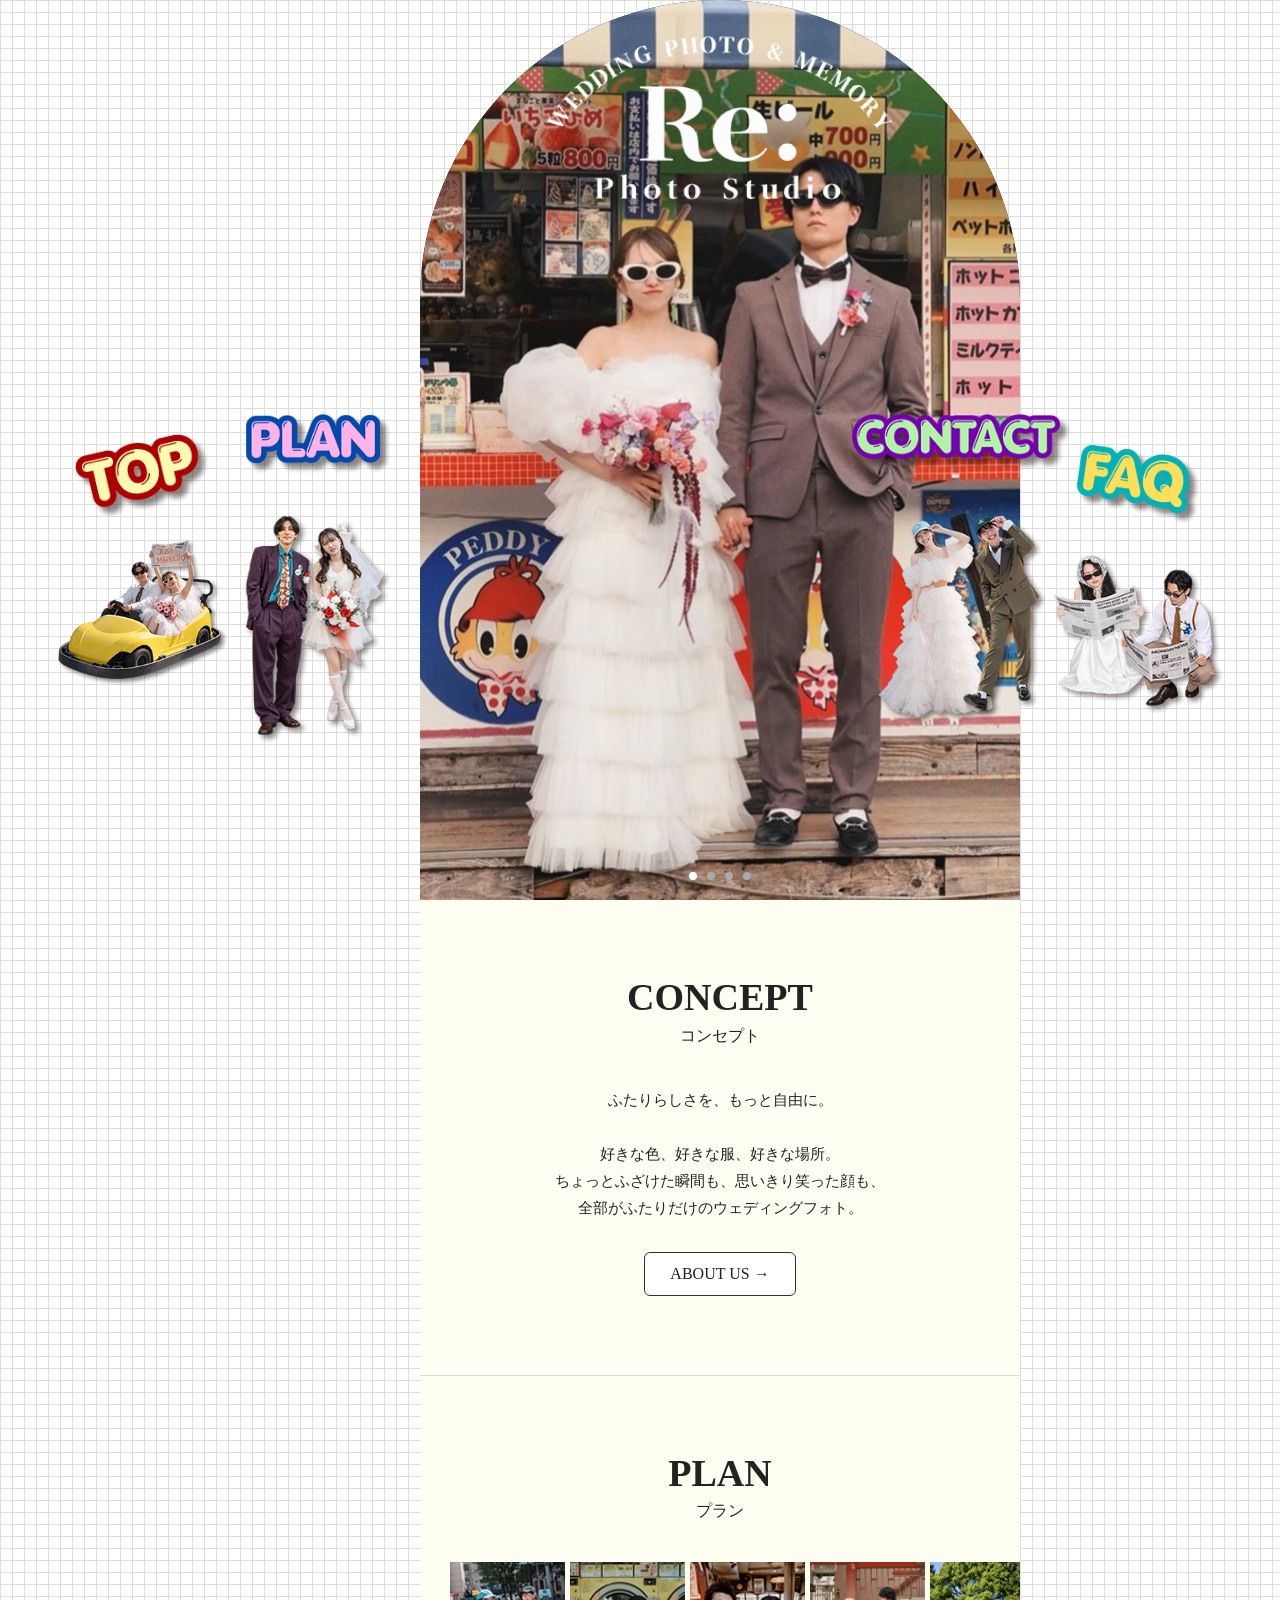
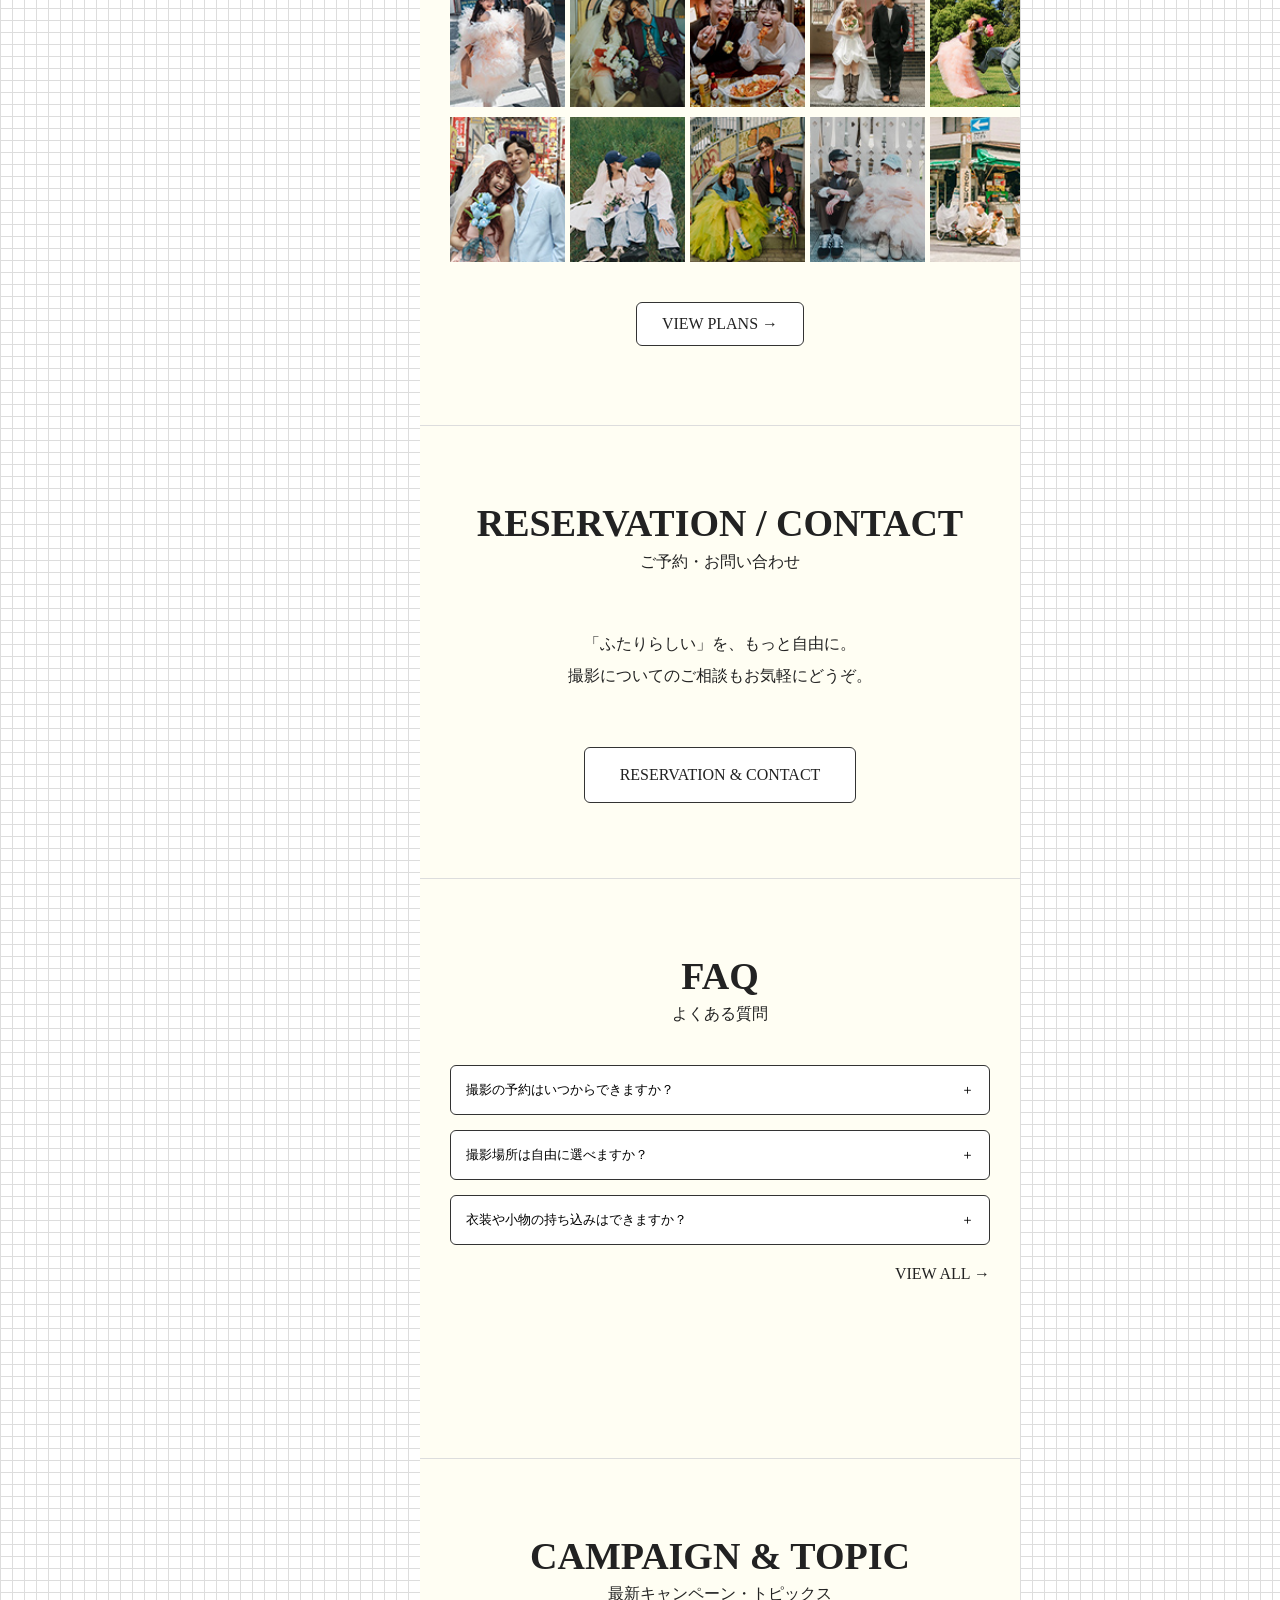
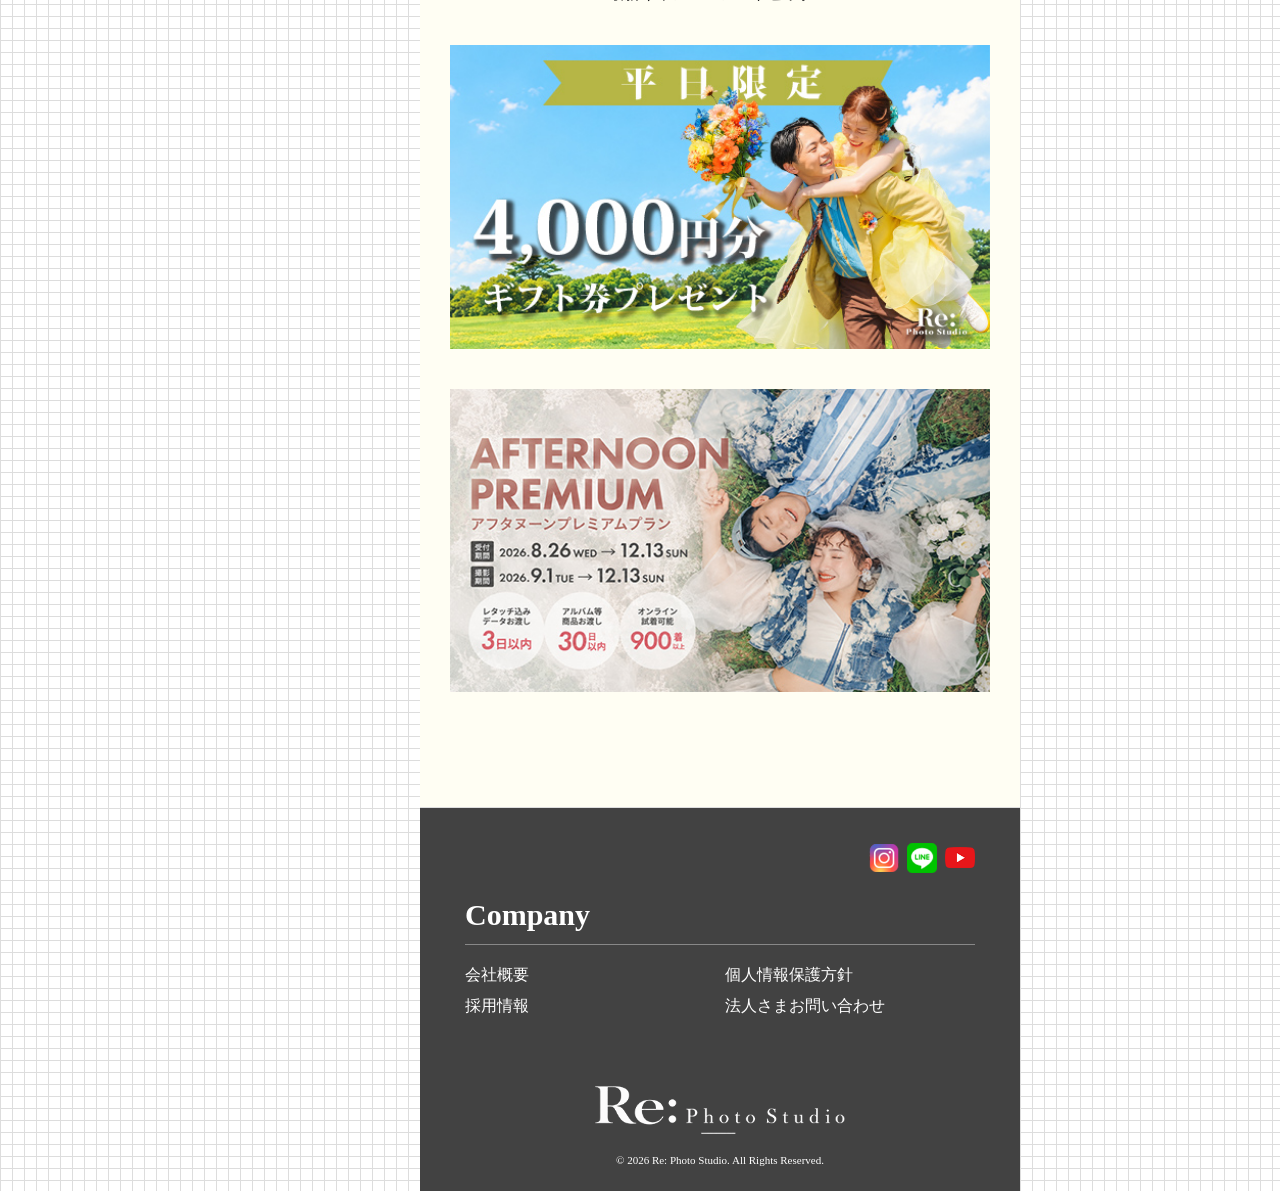
<file: Rephotostudio/index.html>
<!DOCTYPE html>
<html lang="ja">
 <head>
  <meta charset="UTF-8">
  <meta name="viewport" content="width=device-width, initial-scale=1.0">
  <title>Re: Photo Studio | Wedding Photo</title>
  <script src="./js/main.js" defer></script>
  <link rel="stylesheet" href="./style.css">
</head>


<body id="top">
<!-- スマホ用ヘッダー -->
  <header class="sp-header" id="spHeader">
    <a href="index.html" class="sp-logo">
      <img src="./img/TOPPAGE-assets/footer‐logo.png" alt="">
    </a>
  
    <button class="sp-menu-btn" id="spMenuBtn"
            aria-label="メニューを開く"
            aria-expanded="false">
      ☰
    </button>

    <nav class="sp-nav" id="spNav">
      <a href="index.html">TOP</a>
      <a href="plan.html">PLAN</a>
      <a href="faq.html">FAQ</a>
      <a href="reservation.html">RESERVATION</a>
    </nav>
  </header>

     <!-- ========================= 3カラム全体 ========================== -->
  <div class="wrapper">

     <!-- ========================= 左メニュー ========================== -->
    <div class="left-menu">

        <!-- TOP -->
        <a href="index.html" class="menu-item menu-top">
  
          <img
            src="./img/TOPPAGE-assets/TOP.png"
            alt=""
            class="menu-person"
          >
  
          <img
            src="./img/TOPPAGE-assets/TOP-text.png"
            alt="TOP"
            class="menu-title"
          >
  
        </a>
  
  
        <!-- PLAN -->
        <a href="plan.html" class="menu-item menu-plan">
  
          <img
            src="./img/TOPPAGE-assets/PLAN.png"
            alt=""
            class="menu-person"
          >
  
          <img
            src="./img/TOPPAGE-assets/PLAN-text.png"
            alt="PLAN"
            class="menu-title"
          >
  
        </a>
    </div>

        <!-- =========================真ん中========================== -->

        <main class="main arch-page">


        <!-- ロゴ -->
        <header class="header">
  
          <a href="index.html">
            <img
              src="./img/TOPPAGE-assets/TOPlogo.png"
              alt="Re: Photo Studio"
              class="logo"
            >
          </a>
  
        </header>

  <!-- =========================メインビジュアル========================== -->

<section class="main-visual">

    <!-- 1枚目 -->
    <div class="slide active">
      <img src="./img/TOPPAGE-assets/main01-bw.png" alt="" class="photo-bw">
      <img src="./img/TOPPAGE-assets/main01-color.png" alt="" class="photo-color">
    </div>
  
    <!-- 2枚目 -->
    <div class="slide">
      <img src="./img/TOPPAGE-assets/main02-bw.png" alt="" class="photo-bw">
      <img src="./img/TOPPAGE-assets/main02-color.png" alt="" class="photo-color">
    </div>
  
    <!-- 3枚目 -->
    <div class="slide">
      <img src="./img/TOPPAGE-assets/main03-bw.png" alt="" class="photo-bw">
      <img src="./img/TOPPAGE-assets/main03-color.png" alt="" class="photo-color">
    </div>
  
    <!-- 4枚目 -->
    <div class="slide">
      <img src="./img/TOPPAGE-assets/main04-bw.png" alt="" class="photo-bw">
      <img src="./img/TOPPAGE-assets/main04-color.png" alt="" class="photo-color">
    </div>
  
    <!-- フラッシュ -->
    <div class="flash"></div>
  
    <!-- 下の丸 -->
    <div class="dots">
      <span></span>
      <span></span>
      <span></span>
      <span></span>
    </div>
  
</section>

<!-- =========================CONCEPT========================== -->

      <section class="concept">

        <h2>CONCEPT</h2>
        <p class="sub-title">コンセプト</p>

        <p>
          ふたりらしさを、もっと自由に。<br><br>

          好きな色、好きな服、好きな場所。<br>
          ちょっとふざけた瞬間も、思いきり笑った顔も、<br>
          全部がふたりだけのウェディングフォト。
        </p>

        <a href="concept.html" class="more-button">
          ABOUT US →
        </a>

      </section>

      <!-- =========================PLAN========================== -->

<section class="plan">

    <h2>PLAN</h2>
    <p class="sub-title">プラン</p>
  
  
    <!-- 上段：5枚 -->
    <div class="photo-slide slide-left">
  
      <img src="./img/TOPPAGE-assets/scroll1.jpg" alt="">
      <img src="./img/TOPPAGE-assets/scroll2.jpg" alt="">
      <img src="./img/TOPPAGE-assets/scroll3.jpg" alt="">
      <img src="./img/TOPPAGE-assets/scroll4.jpg" alt="">
      <img src="./img/TOPPAGE-assets/scroll5.jpg" alt="">
  

      <img src="./img/TOPPAGE-assets/scroll1.jpg" alt="">
      <img src="./img/TOPPAGE-assets/scroll2.jpg" alt="">
      <img src="./img/TOPPAGE-assets/scroll3.jpg" alt="">
      <img src="./img/TOPPAGE-assets/scroll4.jpg" alt="">
      <img src="./img/TOPPAGE-assets/scroll5.jpg" alt="">
  
    </div>
  
    
    <!-- 下段：5枚 -->
    <div class="photo-slide slide-right">
  
      <img src="./img/TOPPAGE-assets/scroll6.jpg" alt="">
      <img src="./img/TOPPAGE-assets/scroll7.jpg" alt="">
      <img src="./img/TOPPAGE-assets/scroll8.jpg" alt="">
      <img src="./img/TOPPAGE-assets/scroll9.jpg" alt="">
      <img src="./img/TOPPAGE-assets/scroll10.jpg" alt="">

      <img src="./img/TOPPAGE-assets/scroll6.jpg" alt="">
      <img src="./img/TOPPAGE-assets/scroll7.jpg" alt="">
      <img src="./img/TOPPAGE-assets/scroll8.jpg" alt="">
      <img src="./img/TOPPAGE-assets/scroll9.jpg" alt="">
      <img src="./img/TOPPAGE-assets/scroll10.jpg" alt="">
  
    </div>
  
  
    <a href="plan.html" class="more-button">
      VIEW PLANS →
    </a>
  
</section>

<!-- =========================RESERVATION / CONTACT========================== -->

      <section class="reservation">

        <h2>RESERVATION / CONTACT</h2>
        <p class="sub-title">ご予約・お問い合わせ</p>

        <p>
          「ふたりらしい」を、もっと自由に。<br>
          撮影についてのご相談もお気軽にどうぞ。
        </p>

        <a href="reservation.html" class="reservation-button">
          RESERVATION & CONTACT
        </a>

      </section>

      <!-- =========================FAQ========================== -->

<section class="faq">

    <h2>FAQ</h2>
    <p class="sub-title">よくある質問</p>
  
  
    <div class="faq-item">
  
      <button class="faq-question" type="button">
        <span>撮影の予約はいつからできますか？</span>
        <span class="faq-plus">＋</span>
      </button>
  
      <div class="faq-answer">
        <p>
          撮影希望日の3ヶ月前からご予約いただけます。<br>
          人気のシーズンは早めのご予約がおすすめです。
        </p>
      </div>
  
    </div>
  
  
    <div class="faq-item">
  
      <button class="faq-question" type="button">
        <span>撮影場所は自由に選べますか？</span>
        <span class="faq-plus">＋</span>
      </button>
  
      <div class="faq-answer">
        <p>
          はい！レトロな街並みや遊園地、
          思い出の場所など自由にお選びいただけます。
        </p>
      </div>
  
    </div>
  
  
    <div class="faq-item">
  
      <button class="faq-question" type="button">
        <span>衣装や小物の持ち込みはできますか？</span>
        <span class="faq-plus">＋</span>
      </button>
  
      <div class="faq-answer">
        <p>
          もちろん可能です！
          お気に入りの衣装や思い出のアイテムなど、
          ぜひお持ちください。
        </p>
      </div>
  
    </div>
  
  
    <a href="faq.html" class="view-all">
      VIEW ALL →
    </a>
  
  </section>
      <!-- =========================CAMPAIGN & TOPIC========================== -->

      <section class="campaign">

        <h2>CAMPAIGN & TOPIC</h2>
        <p class="sub-title">
          最新キャンペーン・トピックス
        </p>
        <a href="#">
        <img
          src="./img/TOPPAGE-assets/banner1.jpg"
          alt="キャンペーン"
        >
    </a>
    <a href="#">
        <img
          src="./img/TOPPAGE-assets/banner2.jpg"
          alt="キャンペーン"
        >
    </a>
      </section>

      <!-- =========================FOOTER========================== -->

<footer class="footer">

    <!-- SNS -->
    <div class="sns">
  
      <!-- Instagram -->
      <a href="#">
        <img src="./img/TOPPAGE-assets/icons8-inst.png" alt="Instagram">
      </a>
  
      <!-- LINE -->
      <a href="#">
        <img src="./img/TOPPAGE-assets/icons8-line.png" alt="LINE">
      </a>
  
      <!-- YouTube -->
      <a href="#">
        <img src="./img/TOPPAGE-assets/icon-youtube.png" alt="YouTube">
      </a>
  
    </div>
  
  
    <h3>Company</h3>
  
    <nav>
      <a href="./concept.html">会社概要</a>
      <a href="#">個人情報保護方針</a>
      <a href="#">採用情報</a>
      <a href="./reservation.html">法人さまお問い合わせ</a>
    </nav>
  
  
    <!-- フッターロゴ -->
    <a href="#top" class="footer-logo-link">
        <img
          src="./img/TOPPAGE-assets/footer‐logo.png"
          alt="Re: Photo Studio"
          class="footer-logo"
        >
        </a>
  
    <small>
      © 2026 Re: Photo Studio. All Rights Reserved.
    </small>
  
  </footer>
</main>

<!-- =========================右メニュー========================== -->

    <div class="right-menu">


        <!-- CONTACT -->
        <a href="./reservation.html" class="menu-item menu-contact">
  
          <img
            src="./img/TOPPAGE-assets/CONTACT.png"
            alt=""
            class="menu-person"
          >
  
          <img
            src="./img/TOPPAGE-assets/CONTACT-text.png"
            alt="CONTACT"
            class="menu-title"
          >
  
        </a>
  
  
        <!-- FAQ -->
        <a href="faq.html" class="menu-item menu-faq">
  
          <img
            src="./img/TOPPAGE-assets/FAQ.png"
            alt=""
            class="menu-person"
          >
  
          <img
            src="./img/TOPPAGE-assets/FAQ-text.png"
            alt="FAQ"
            class="menu-title"
          >
  
        </a>
  
      </div>
  

 </div>
</body>
</html>
</file>
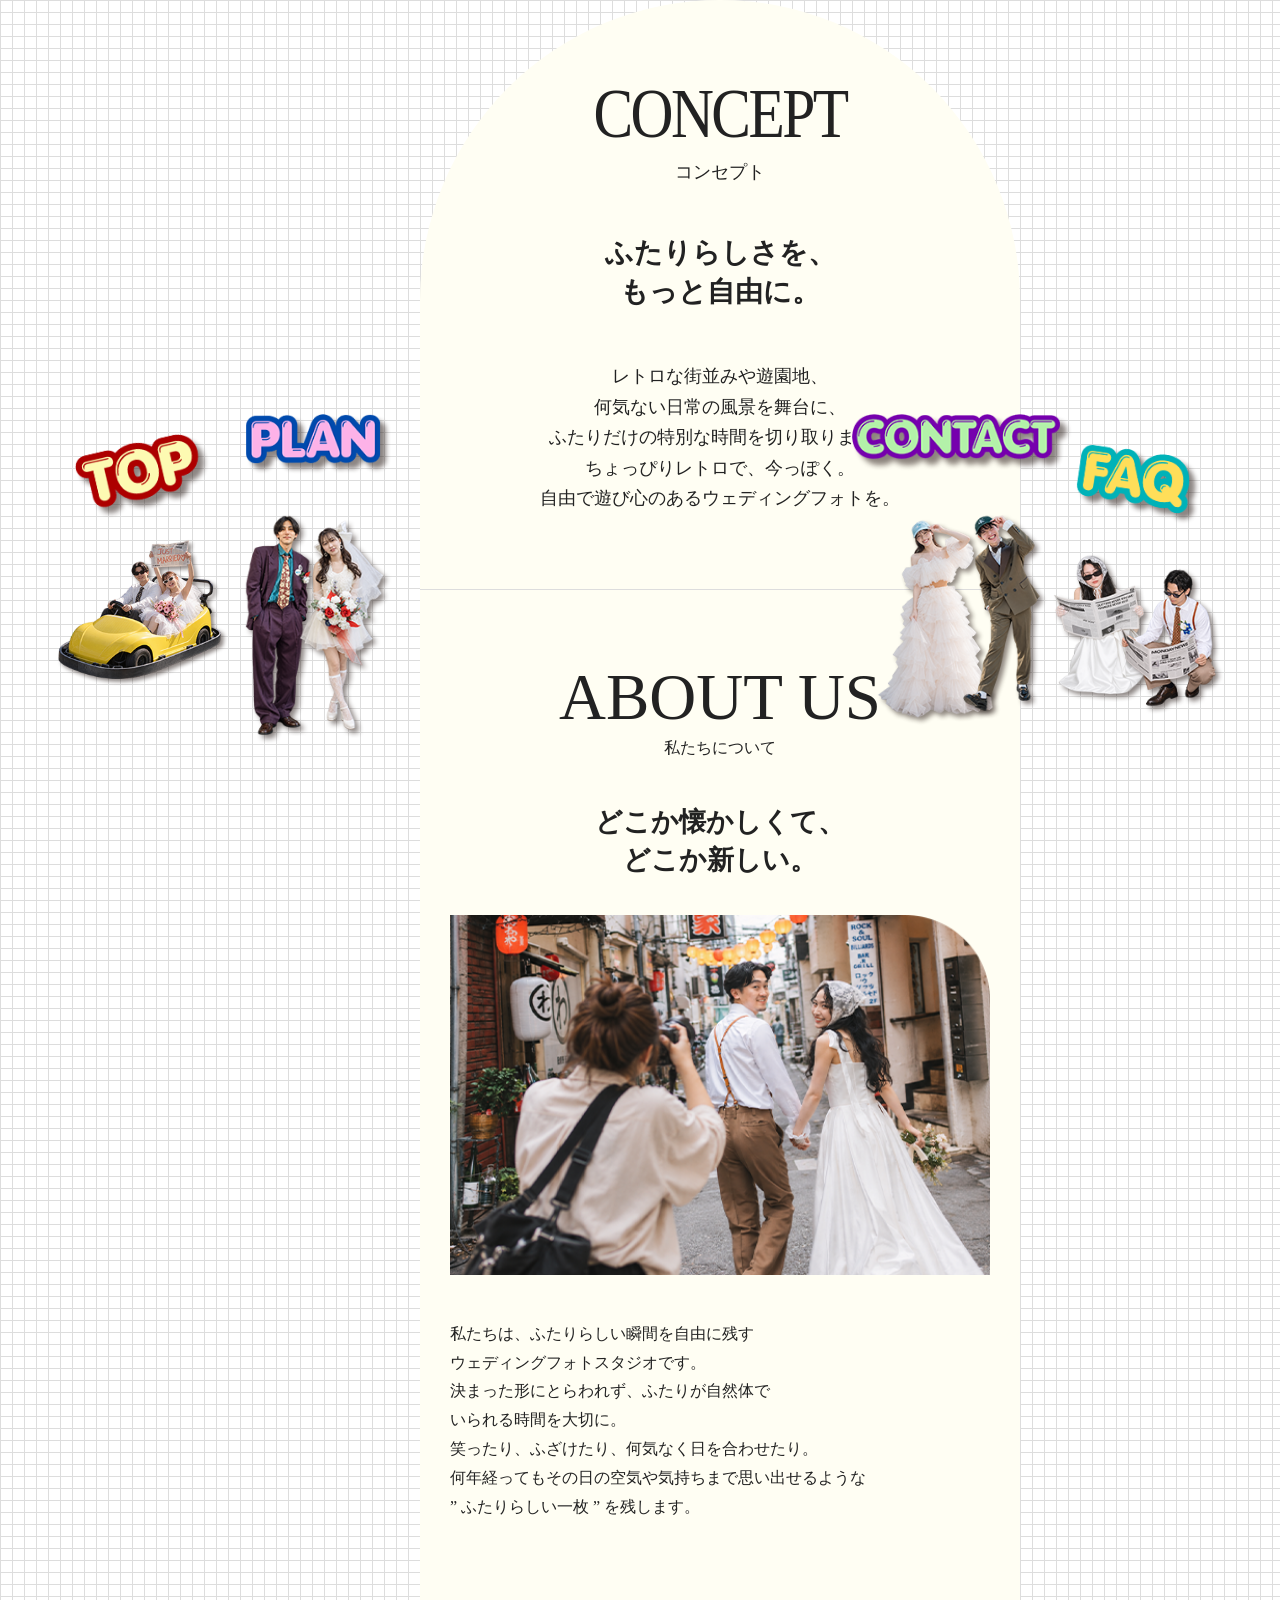
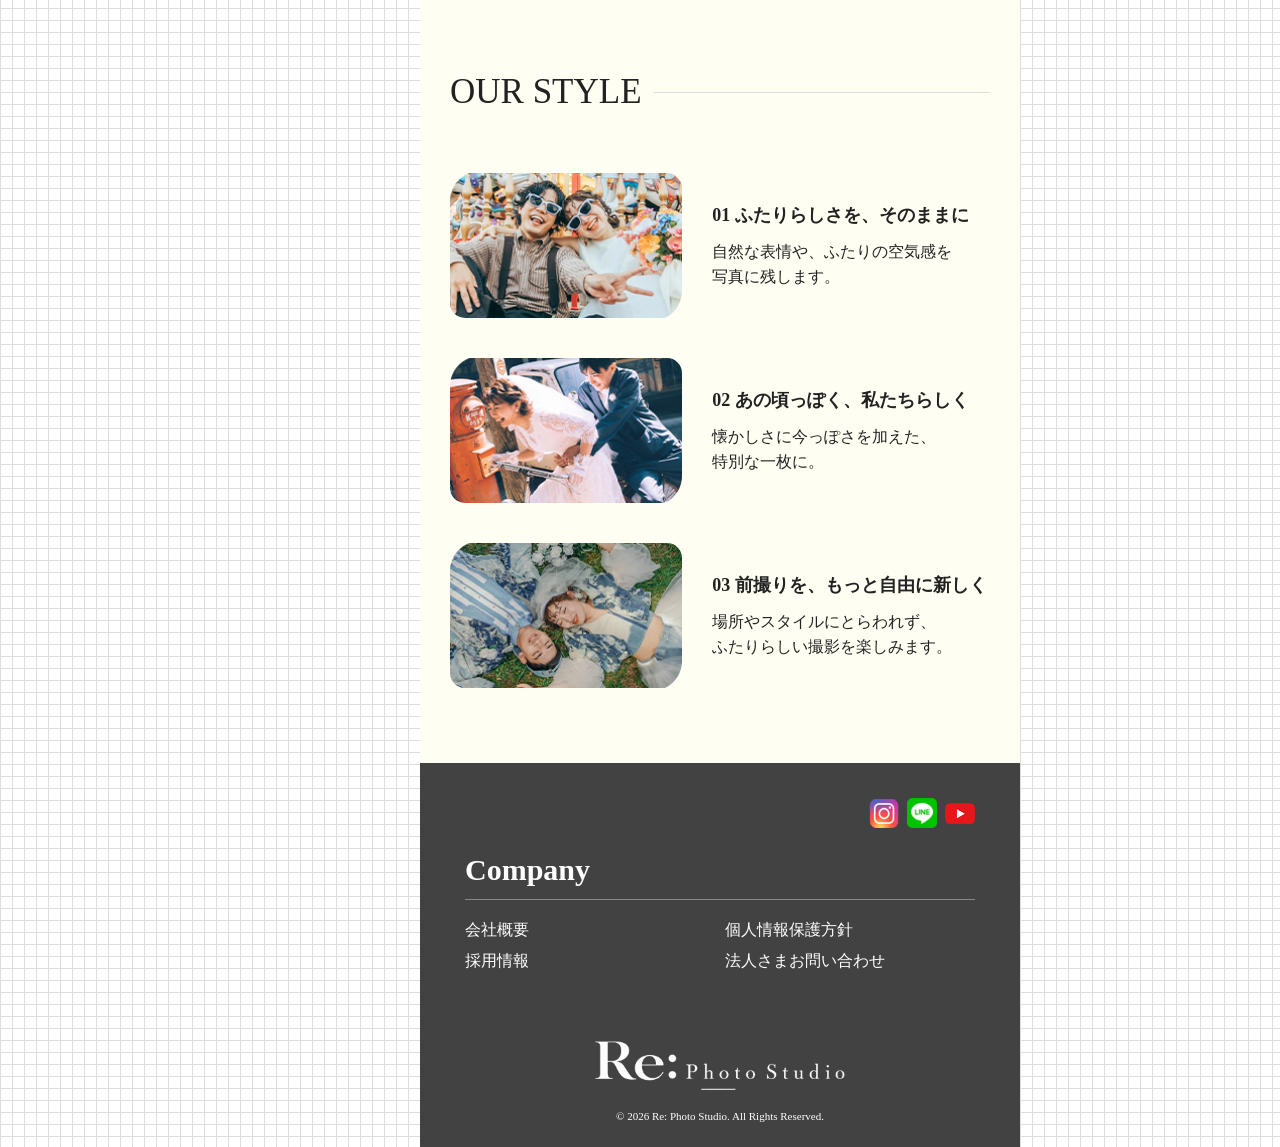
<file: Rephotostudio/concept.html>
<!DOCTYPE html>
<html lang="ja">
 <head>
  <meta charset="UTF-8">
  <meta name="viewport" content="width=device-width, initial-scale=1.0">
  <title>CONCEPT | Re: Photo Studio</title>
  <script src="./js/main.js" defer></script>
  <link rel="stylesheet" href="./style.css">
</head>

<body id="top">

  <!-- スマホ用ヘッダー -->
  <header class="sp-header" id="spHeader">
    <a href="index.html" class="sp-logo">
      <img src="./img/TOPPAGE-assets/footer‐logo.png" alt="">
    </a>
  
    <button class="sp-menu-btn" id="spMenuBtn"
            aria-label="メニューを開く"
            aria-expanded="false">
      ☰
    </button>

    <nav class="sp-nav" id="spNav">
      <a href="index.html">TOP</a>
      <a href="plan.html">PLAN</a>
      <a href="faq.html">FAQ</a>
      <a href="reservation.html">RESERVATION</a>
    </nav>
  </header>
  
  <!-- =========================3カラム全体========================== -->
<div class="wrapper">

  <!-- ========================= 左メニュー ========================== -->
  <div class="left-menu">

    <!-- TOP -->
    <a href="index.html" class="menu-item menu-top">

      <img
        src="./img/TOPPAGE-assets/TOP.png"
        alt=""
        class="menu-person"
      >

      <img
        src="./img/TOPPAGE-assets/TOP-text.png"
        alt="TOP"
        class="menu-title"
      >

    </a>


    <!-- PLAN -->
    <a href="plan.html" class="menu-item menu-plan">

      <img
        src="./img/TOPPAGE-assets/PLAN.png"
        alt=""
        class="menu-person"
      >

      <img
        src="./img/TOPPAGE-assets/PLAN-text.png"
        alt="PLAN"
        class="menu-title"
      >

    </a>
</div>

 <!-- =====================真ん中====================== -->

 <main class="main arch-page">


      <!-- CONCEPT -->
      <section class="concept-page">

        <h1>CONCEPT</h1>
        <p>コンセプト</p>

        <h2>
          ふたりらしさを、<br>
          もっと自由に。
        </h2>

        <p>
          レトロな街並みや遊園地、<br>
          何気ない日常の風景を舞台に、<br>
          ふたりだけの特別な時間を切り取ります。<br>
          ちょっぴりレトロで、今っぽく。<br>
          自由で遊び心のあるウェディングフォトを。
        </p>

      </section>


      <!-- ABOUT US -->
      <section class="about">

        <h2>ABOUT US</h2>
        <p>私たちについて</p>

        <h3>
          どこか懐かしくて、<br>
          どこか新しい。
        </h3>

        <img
          src="./img/CONCEPT-assets/aboutus.png"
          alt="ウェディングフォト撮影"
          class="about-photo"
        >

        <p>
          私たちは、ふたりらしい瞬間を自由に残す<br>
          ウェディングフォトスタジオです。<br>
          決まった形にとらわれず、ふたりが自然体で<br>
          いられる時間を大切に。<br>
          笑ったり、ふざけたり、何気なく日を合わせたり。<br>
          何年経ってもその日の空気や気持ちまで思い出せるような<br>
          ” ふたりらしい一枚 ” を残します。
        </p>

      </section>


      <!-- OUR STYLE -->
      <section class="our-style">

        <h2>OUR STYLE</h2>


        <div class="style-item">

          <img
            src="./img/CONCEPT-assets/style1.png"
            alt=""
          >

          <div>
            <h3>01 ふたりらしさを、そのままに</h3>
            <p>
              自然な表情や、ふたりの空気感を<br>
              写真に残します。
            </p>
          </div>

        </div>


        <div class="style-item">

          <img
            src="./img/CONCEPT-assets/style2.png"
            alt=""
          >

          <div>
            <h3>02 あの頃っぽく、私たちらしく</h3>
            <p>
              懐かしさに今っぽさを加えた、<br>
              特別な一枚に。
            </p>
          </div>

        </div>


        <div class="style-item">

          <img
            src="./img/CONCEPT-assets/style3.png"
            alt=""
          >

          <div>
            <h3>03 前撮りを、もっと自由に新しく</h3>
            <p>
              場所やスタイルにとらわれず、<br>
              ふたりらしい撮影を楽しみます。
            </p>
          </div>

        </div>

      </section>

       <!-- =========================FOOTER========================== -->

<footer class="footer">

  <!-- SNS -->
  <div class="sns">

    <!-- Instagram -->
    <a href="#">
      <img src="./img/TOPPAGE-assets/icons8-inst.png" alt="Instagram">
    </a>

    <!-- LINE -->
    <a href="#">
      <img src="./img/TOPPAGE-assets/icons8-line.png" alt="LINE">
    </a>

    <!-- YouTube -->
    <a href="#">
      <img src="./img/TOPPAGE-assets/icon-youtube.png" alt="YouTube">
    </a>

  </div>


  <h3>Company</h3>

  <nav>
    <a href="#">会社概要</a>
    <a href="#">個人情報保護方針</a>
    <a href="#">採用情報</a>
    <a href="./reservation.html">法人さまお問い合わせ</a>
  </nav>


  <!-- フッターロゴ -->
  <a href="#top" class="footer-logo-link">
  <img
    src="./img/TOPPAGE-assets/footer‐logo.png"
    alt="Re: Photo Studio"
    class="footer-logo"
  >
  </a>


  <small>
    © 2026 Re: Photo Studio. All Rights Reserved.
  </small>

</footer>
</main>

<!-- =========================右メニュー========================== -->

<div class="right-menu">


  <!-- CONTACT -->
  <a href="./reservation.html" class="menu-item menu-contact">

    <img
      src="./img/TOPPAGE-assets/CONTACT.png"
      alt=""
      class="menu-person"
    >

    <img
      src="./img/TOPPAGE-assets/CONTACT-text.png"
      alt="CONTACT"
      class="menu-title"
    >

  </a>


  <!-- FAQ -->
  <a href="faq.html" class="menu-item menu-faq">

    <img
      src="./img/TOPPAGE-assets/FAQ.png"
      alt=""
      class="menu-person"
    >

    <img
      src="./img/TOPPAGE-assets/FAQ-text.png"
      alt="FAQ"
      class="menu-title"
    >

  </a>

</div>

</div>
</body>
</html>
</file>
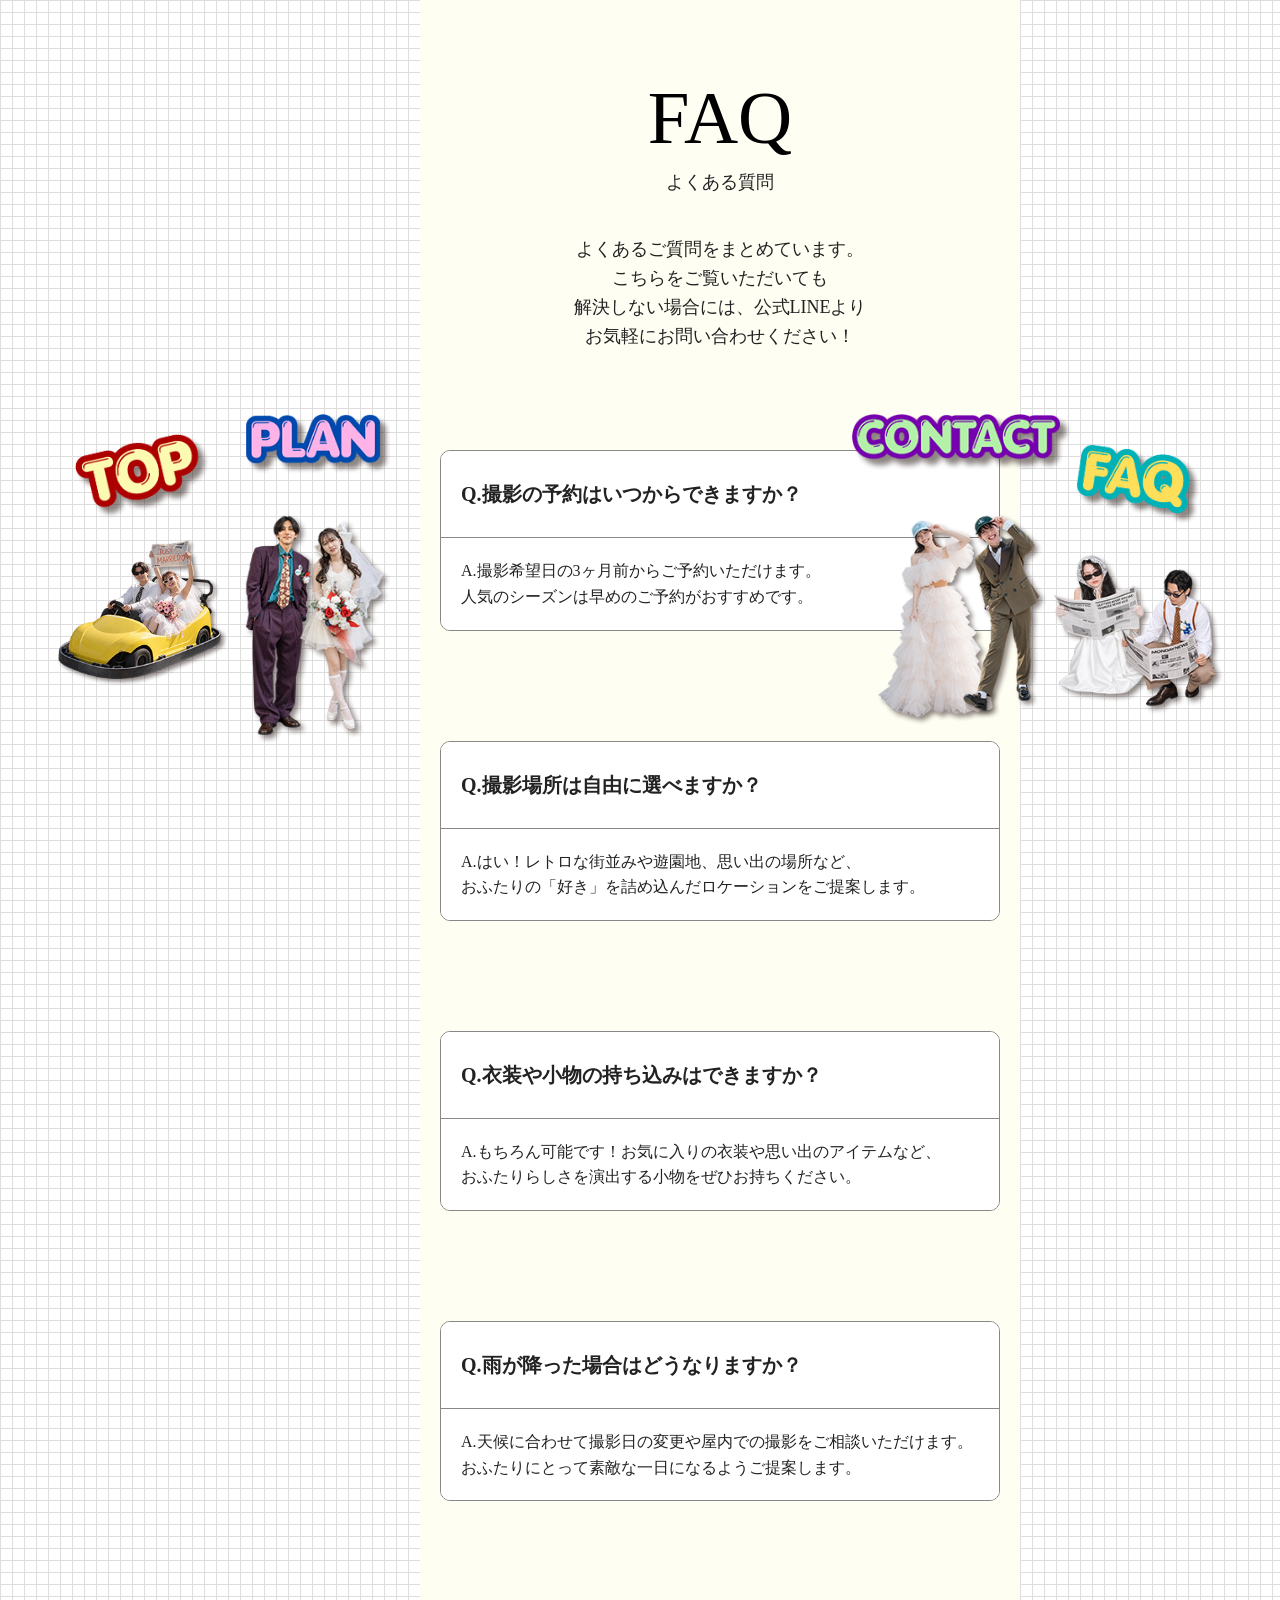
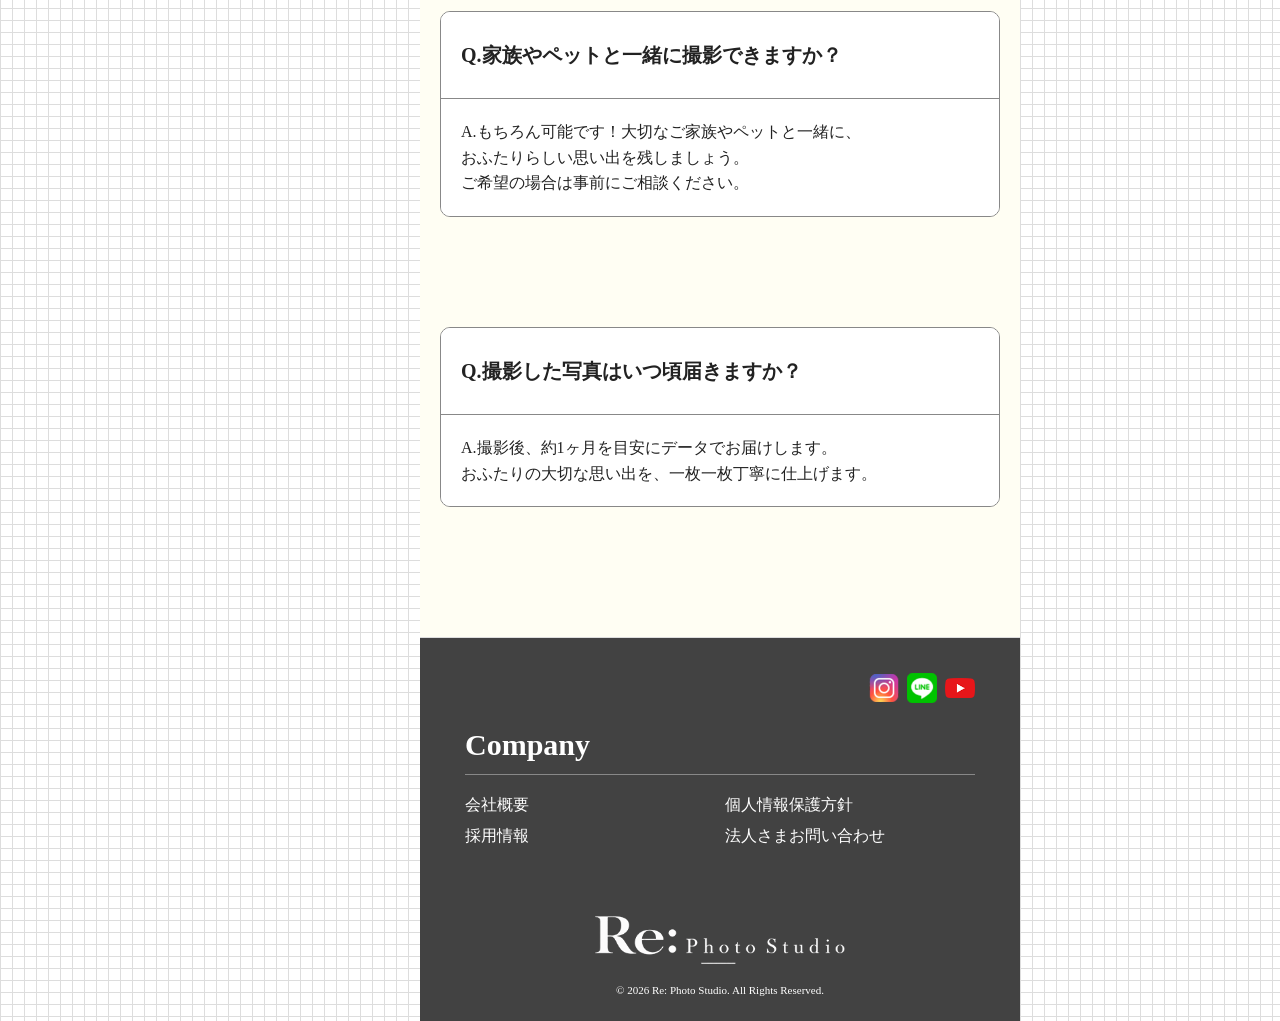
<file: Rephotostudio/faq.html>
<!DOCTYPE html>
<html lang="ja">
 <head>
  <meta charset="UTF-8">
  <meta name="viewport" content="width=device-width, initial-scale=1.0">
  <title>FAQ | Re: Photo Studio</title>
  <script src="./js/main.js" defer></script>
  <link rel="stylesheet" href="./style.css">
</head>

<body id="top">

  <!-- スマホ用ヘッダー -->
  <header class="sp-header" id="spHeader">
    <a href="index.html" class="sp-logo">
      <img src="./img/TOPPAGE-assets/footer‐logo.png" alt="">
    </a>
  
    <button class="sp-menu-btn" id="spMenuBtn"
            aria-label="メニューを開く"
            aria-expanded="false">
      ☰
    </button>

    <nav class="sp-nav" id="spNav">
      <a href="index.html">TOP</a>
      <a href="plan.html">PLAN</a>
      <a href="faq.html">FAQ</a>
      <a href="reservation.html">RESERVATION</a>
    </nav>
  </header>
  
  <!-- =========================3カラム全体========================== -->
<div class="wrapper">

   <!-- ========================= 左メニュー ========================== -->
   <div class="left-menu">

    <!-- TOP -->
    <a href="index.html" class="menu-item menu-top">

      <img
        src="./img/TOPPAGE-assets/TOP.png"
        alt=""
        class="menu-person"
      >

      <img
        src="./img/TOPPAGE-assets/TOP-text.png"
        alt="TOP"
        class="menu-title"
      >

    </a>


    <!-- PLAN -->
    <a href="plan.html" class="menu-item menu-plan">

      <img
        src="./img/TOPPAGE-assets/PLAN.png"
        alt=""
        class="menu-person"
      >

      <img
        src="./img/TOPPAGE-assets/PLAN-text.png"
        alt="PLAN"
        class="menu-title"
      >

    </a>
</div>

<main class="main faq-page">

  <!-- =========================FAQ========================== -->

  <section class="faq">

    <h1>FAQ</h1>
    <p class="faq-subtitle">よくある質問</p>

    <p class="faq-intro">
      よくあるご質問をまとめています。<br>
      こちらをご覧いただいても<br>
      解決しない場合には、公式LINEより<br>
      お気軽にお問い合わせください！
    </p>


    <!-- 質問 01 -->
    <div class="faq-item">

      <div class="faq-question">
        Q.撮影の予約はいつからできますか？
      </div>

      <div class="faq-answer">
        A.撮影希望日の3ヶ月前からご予約いただけます。<br>
        人気のシーズンは早めのご予約がおすすめです。
      </div>

    </div>


    <!-- 質問 02 -->
    <div class="faq-item">

      <div class="faq-question">
        Q.撮影場所は自由に選べますか？
      </div>

      <div class="faq-answer">
        A.はい！レトロな街並みや遊園地、思い出の場所など、<br>
        おふたりの「好き」を詰め込んだロケーションをご提案します。
      </div>

    </div>


    <!-- 質問 03 -->
    <div class="faq-item">

      <div class="faq-question">
        Q.衣装や小物の持ち込みはできますか？
      </div>

      <div class="faq-answer">
        A.もちろん可能です！お気に入りの衣装や思い出のアイテムなど、<br>
        おふたりらしさを演出する小物をぜひお持ちください。
      </div>

    </div>


    <!-- 質問 04 -->
    <div class="faq-item">

      <div class="faq-question">
        Q.雨が降った場合はどうなりますか？
      </div>

      <div class="faq-answer">
        A.天候に合わせて撮影日の変更や屋内での撮影をご相談いただけます。<br>
        おふたりにとって素敵な一日になるようご提案します。
      </div>

    </div>


    <!-- 質問 05 -->
    <div class="faq-item">

      <div class="faq-question">
        Q.家族やペットと一緒に撮影できますか？
      </div>

      <div class="faq-answer">
        A.もちろん可能です！大切なご家族やペットと一緒に、<br>
        おふたりらしい思い出を残しましょう。<br>
        ご希望の場合は事前にご相談ください。
      </div>

    </div>


    <!-- 質問 06 -->
    <div class="faq-item">

      <div class="faq-question">
        Q.撮影した写真はいつ頃届きますか？
      </div>

      <div class="faq-answer">
        A.撮影後、約1ヶ月を目安にデータでお届けします。<br>
        おふたりの大切な思い出を、一枚一枚丁寧に仕上げます。
      </div>

    </div>

  </section>


     
      <!-- =========================FOOTER========================== -->

<footer class="footer">

  <!-- SNS -->
  <div class="sns">

    <!-- Instagram -->
    <a href="#">
      <img src="./img/TOPPAGE-assets/icons8-inst.png" alt="Instagram">
    </a>

    <!-- LINE -->
    <a href="#">
      <img src="./img/TOPPAGE-assets/icons8-line.png" alt="LINE">
    </a>

    <!-- YouTube -->
    <a href="#">
      <img src="./img/TOPPAGE-assets/icon-youtube.png" alt="YouTube">
    </a>

  </div>


  <h3>Company</h3>

  <nav>
    <a href="#">会社概要</a>
    <a href="#">個人情報保護方針</a>
    <a href="#">採用情報</a>
    <a href="./reservation.html">法人さまお問い合わせ</a>
  </nav>


  <!-- フッターロゴ -->
  <a href="#top" class="footer-logo-link">
    <img
      src="./img/TOPPAGE-assets/footer‐logo.png"
      alt="Re: Photo Studio"
      class="footer-logo"
    >
    </a>


  <small>
    © 2026 Re: Photo Studio. All Rights Reserved.
  </small>

</footer>
</main>

<!-- =========================右メニュー========================== -->

<div class="right-menu">


  <!-- CONTACT -->
  <a href="./reservation.html" class="menu-item menu-contact">

    <img
      src="./img/TOPPAGE-assets/CONTACT.png"
      alt=""
      class="menu-person"
    >

    <img
      src="./img/TOPPAGE-assets/CONTACT-text.png"
      alt="CONTACT"
      class="menu-title"
    >

  </a>


  <!-- FAQ -->
  <a href="faq.html" class="menu-item menu-faq">

    <img
      src="./img/TOPPAGE-assets/FAQ.png"
      alt=""
      class="menu-person"
    >

    <img
      src="./img/TOPPAGE-assets/FAQ-text.png"
      alt="FAQ"
      class="menu-title"
    >

  </a>

</div>


</div>
</body>
</html>
</file>
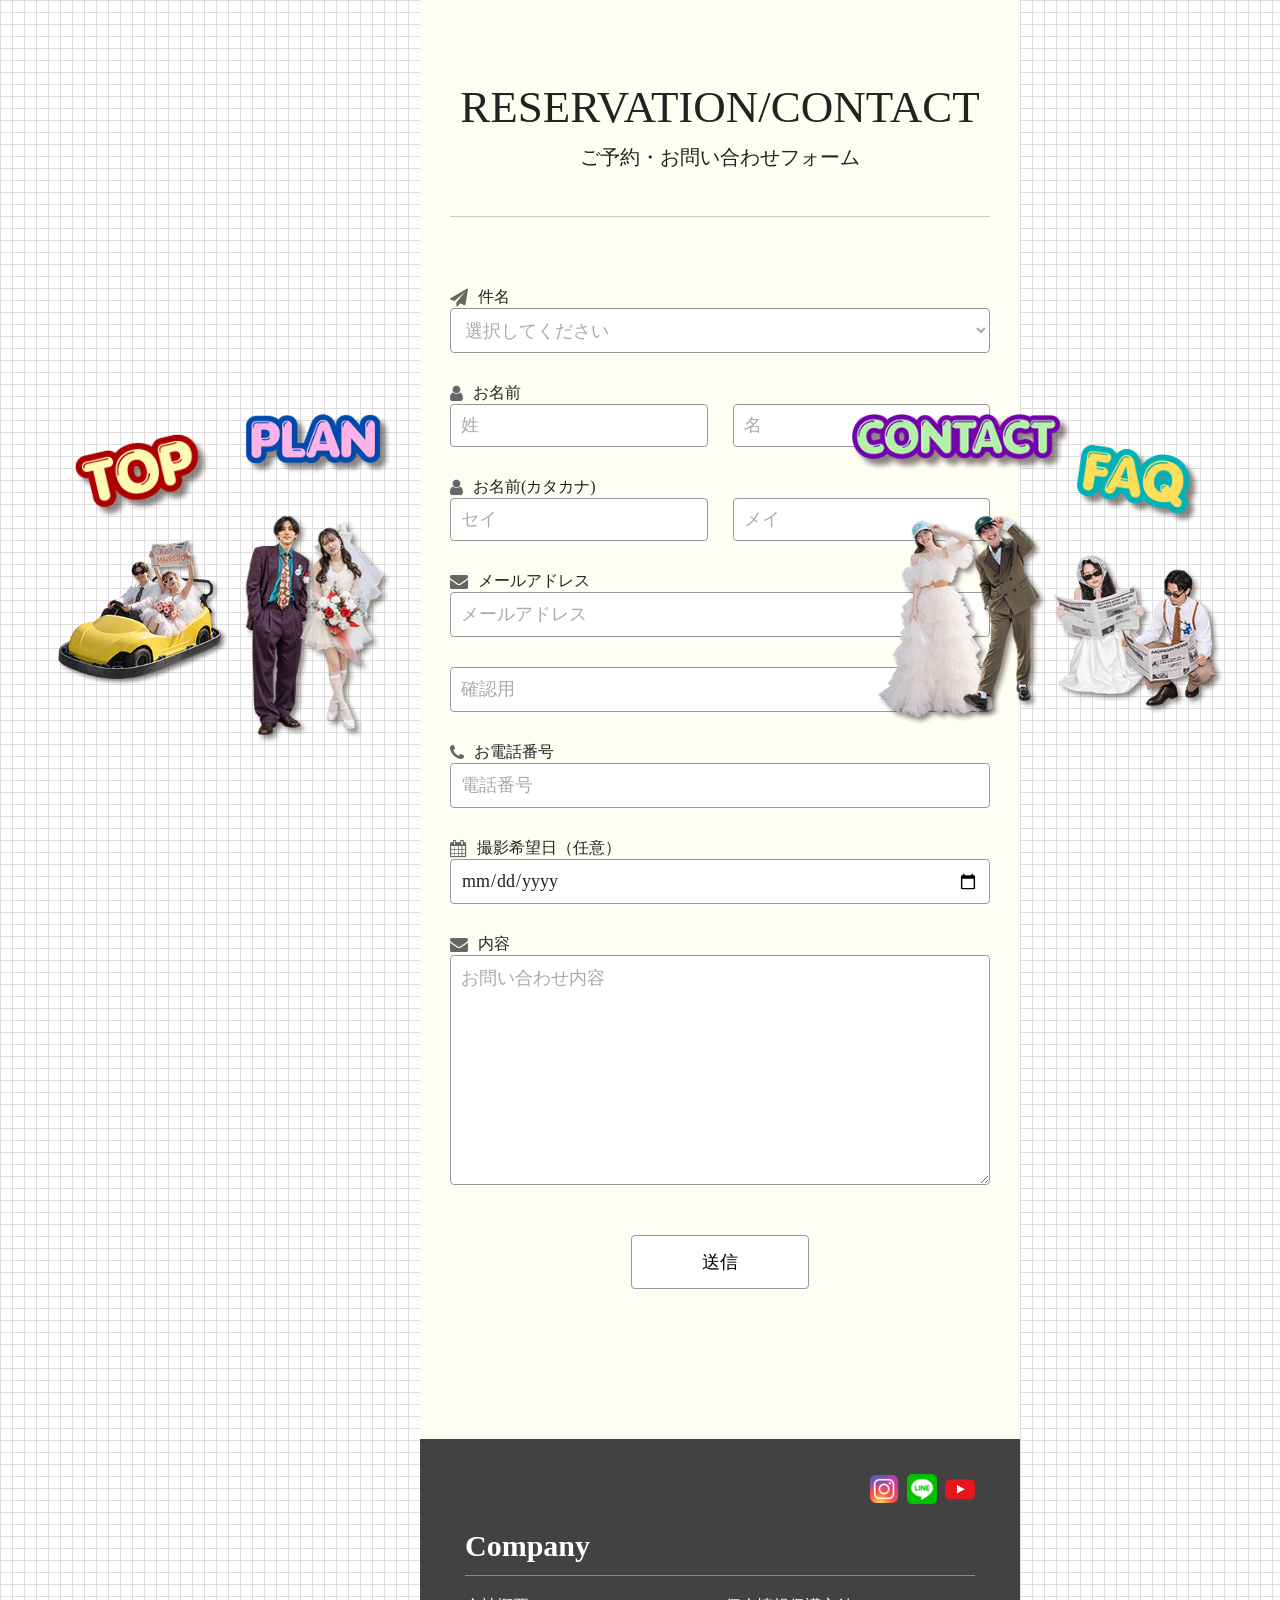
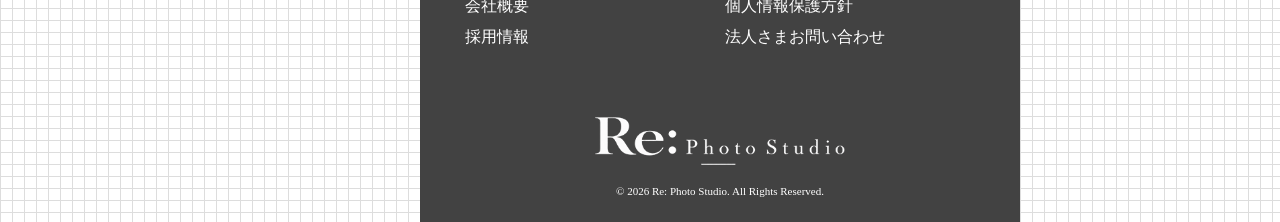
<file: Rephotostudio/reservation.html>
<!DOCTYPE html>
<html lang="ja">
 <head>
  <meta charset="UTF-8">
  <meta name="viewport" content="width=device-width, initial-scale=1.0">
  <title>RESERVATION & CONTACT | Re: Photo Studio</title>
  <script src="./js/main.js" defer></script>
  <link rel="stylesheet" href="./style.css">
<link
rel="stylesheet"
href="https://maxcdn.bootstrapcdn.com/font-awesome/4.2.0/css/font-awesome.min.css"
>
</head>

<body id="top">

  <!-- スマホ用ヘッダー -->
  <header class="sp-header" id="spHeader">
    <a href="index.html" class="sp-logo">
      <img src="./img/TOPPAGE-assets/footer‐logo.png" alt="">
    </a>
  
    <button class="sp-menu-btn" id="spMenuBtn"
            aria-label="メニューを開く"
            aria-expanded="false">
      ☰
    </button>

    <nav class="sp-nav" id="spNav">
      <a href="index.html">TOP</a>
      <a href="plan.html">PLAN</a>
      <a href="faq.html">FAQ</a>
      <a href="reservation.html">RESERVATION</a>
    </nav>
  </header>
  
  <!-- =========================3カラム全体========================== -->
<div class="wrapper">

   <!-- ========================= 左メニュー ========================== -->
   <div class="left-menu">

    <!-- TOP -->
    <a href="index.html" class="menu-item menu-top">

      <img
        src="./img/TOPPAGE-assets/TOP.png"
        alt=""
        class="menu-person"
      >

      <img
        src="./img/TOPPAGE-assets/TOP-text.png"
        alt="TOP"
        class="menu-title"
      >

    </a>


    <!-- PLAN -->
    <a href="plan.html" class="menu-item menu-plan">

      <img
        src="./img/TOPPAGE-assets/PLAN.png"
        alt=""
        class="menu-person"
      >

      <img
        src="./img/TOPPAGE-assets/PLAN-text.png"
        alt="PLAN"
        class="menu-title"
      >

    </a>
</div>

<main class="main reservation-page">
<section class="reservation-form">

  <h1>RESERVATION/CONTACT</h1>
  <p class="reservation-subtitle">ご予約・お問い合わせフォーム</p>

  <div class="form-line"></div>


  <form action="" class="contact-form">


   
<!-- ご予約 / お問い合わせ -->
<div class="form-item">
  <label for="category">
    <i class="fa fa-paper-plane form-icon"></i>
    件名
  </label>

  <select id="category" name="category" required>
    <option value="" selected disabled>選択してください</option>
    <option value="reservation">ご予約</option>
    <option value="contact">お問い合わせ</option>
  </select>
</div>


<!-- お名前 -->
<div class="form-item">
  <label>
    <i class="fa fa-user form-icon"></i>
    お名前
  </label>

  <div class="name-row">
    <input type="text" name="last-name" placeholder="姓" aria-label="姓" required>
    <input type="text" name="first-name" placeholder="名" aria-label="名" required>
  </div>
</div>


<!-- お名前（カタカナ） -->
<div class="form-item">
  <label>
    <i class="fa fa-user form-icon"></i>
  お名前(カタカナ)
  </label>

  <div class="name-row">
    <input type="text" name="last-name-kana" placeholder="セイ" aria-label="セイ" required>
    <input type="text" name="first-name-kana" placeholder="メイ" aria-label="メイ" required>
  </div>
</div>


<!-- メールアドレス -->
<div class="form-item">
  <label for="email">
    <i class="fa fa-envelope form-icon"></i>
    メールアドレス
  </label>

  <input type="email" id="email" name="email" required
  placeholder="メールアドレス">
</div>


<!-- メールアドレス確認 -->
<div class="form-item">
  <input
    type="email"
    name="email-confirm"
    placeholder="確認用"
    aria-label="メールアドレス確認"
    required
  >
</div>


<!-- 電話番号 -->
<div class="form-item">
  <label for="phone">
    <i class="fa fa-phone form-icon"></i>
    お電話番号
  </label>

  <input type="tel" id="phone" name="phone" required
  placeholder="電話番号">
</div>


<!-- 撮影希望日 -->
<div class="form-item">
  <label for="preferred-date">
    <i class="fa fa-calendar form-icon"></i>
    撮影希望日（任意）
  </label>

  <input type="date" id="preferred-date" name="preferred-date">
</div>


<!-- お問い合わせ内容 -->
<div class="form-item message-item">
  <label for="message">
    <i class="fa fa-envelope form-icon"></i>
    内容
  </label>

  <textarea
    id="message"
    name="message"
    placeholder="お問い合わせ内容"
    rows="6"
  ></textarea>
</div>


<!-- 送信 -->
<div class="submit-area">
  <button type="submit" class="submit-button">
    送信
  </button>
</div>

</form>
</section>



      <!-- =========================FOOTER========================== -->

<footer class="footer">

  <!-- SNS -->
  <div class="sns">

    <!-- Instagram -->
    <a href="#">
      <img src="./img/TOPPAGE-assets/icons8-inst.png" alt="Instagram">
    </a>

    <!-- LINE -->
    <a href="#">
      <img src="./img/TOPPAGE-assets/icons8-line.png" alt="LINE">
    </a>

    <!-- YouTube -->
    <a href="#">
      <img src="./img/TOPPAGE-assets/icon-youtube.png" alt="YouTube">
    </a>

  </div>


  <h3>Company</h3>

  <nav>
    <a href="#">会社概要</a>
    <a href="#">個人情報保護方針</a>
    <a href="#">採用情報</a>
    <a href="./reservation.html">法人さまお問い合わせ</a>
  </nav>


  <!-- フッターロゴ -->
  <a href="#top" class="footer-logo-link">
    <img
      src="./img/TOPPAGE-assets/footer‐logo.png"
      alt="Re: Photo Studio"
      class="footer-logo"
    >
    </a>


  <small>
    © 2026 Re: Photo Studio. All Rights Reserved.
  </small>

</footer>
</main>

<!-- =========================右メニュー========================== -->

<div class="right-menu">


  <!-- CONTACT -->
  <a href="./reservation.html" class="menu-item menu-contact">

    <img
      src="./img/TOPPAGE-assets/CONTACT.png"
      alt=""
      class="menu-person"
    >

    <img
      src="./img/TOPPAGE-assets/CONTACT-text.png"
      alt="CONTACT"
      class="menu-title"
    >

  </a>


  <!-- FAQ -->
  <a href="faq.html" class="menu-item menu-faq">

    <img
      src="./img/TOPPAGE-assets/FAQ.png"
      alt=""
      class="menu-person"
    >

    <img
      src="./img/TOPPAGE-assets/FAQ-text.png"
      alt="FAQ"
      class="menu-title"
    >

  </a>

</div>
</div>
</body>
</html>
</file>
<file: Rephotostudio/style.css>
@charset "utf-8";

/* ==================================
   01 基本設定
================================== */

* {
  margin: 0;
  padding: 0;
  box-sizing: border-box;
}

html {
  scroll-behavior: smooth;
}

body {
  font-family: "Times New Roman", "Yu Mincho", serif;
  color: #222;
  background-color: white;
  background-image:
    linear-gradient(#ddd 1px, transparent 1px),
    linear-gradient(90deg, #ddd 1px, transparent 1px);
  background-size: 12px 12px;
}

a {
  color: inherit;
  text-decoration: none;
}

img {
  display: block;
  max-width: 100%;
}

/* ==================================
   02 3カラム共通
================================== */

.wrapper {
  display: flex;
  justify-content: center;
  width: 100%;
  min-width: 1200px;
  margin: 0 auto;
}

.main,
.plan-page,
.wrapper > .main.reservation-page,
.main.faq-page {
  position: relative;
  width: min(600px, 100%);
  flex-shrink: 0;
}

.main {
  background: transparent;
  overflow: visible;
}

/* ==================================
   03 左右固定メニュー
================================== */

.left-menu,
.right-menu {
  position: fixed;
  top: 46vh;
  width: max(300px, calc((100% - 600px) / 2));
  display: flex;
  justify-content: center;
  align-items: flex-start;
  gap: 5px;
  z-index: 20;
}

.left-menu {
  left: 0;
  padding-left: 40px;
}

.right-menu {
  right: 0;
  padding-right: 40px;
}

.menu-item {
  width: 45%;
  display: flex;
  flex-direction: column;
  align-items: center;
  cursor: pointer;
}

.menu-title {
  order: -1;
  width: 100%;
  max-width: 155px;
  transition: transform 0.6s ease;
}

.menu-person {
  width: 100%;
  max-width: 190px;
  height: 230px;
  object-fit: contain;
  object-position: top;
  transition: transform 0.6s ease;
}

/* TOP */

.menu-top .menu-person {
  max-width: 220px;
  height: 250px;
  margin-top: 20px;
}

.menu-top .menu-title {
  max-width: 135px;
  margin-top: 20px;
}

/* PLAN */

.menu-plan .menu-person {
  max-width: 180px;
  margin-top: 10px;
}

.menu-plan .menu-title {
  max-width: 145px;
  margin-bottom: 30px;
}

/* CONTACT */

.menu-contact .menu-person {
  max-width: 175px;
  margin-top: 42px;
}

.menu-contact .menu-title {
  width: 160%;
  max-width: 220px;
}

/* FAQ */

.menu-faq .menu-person {
  max-width: 190px;
  height: 230px;
  margin-top: 30px;
}

.menu-faq .menu-title {
  max-width: 125px;
  margin-top: 30px;
}

/* ホバー */

.menu-item:hover .menu-person {
  transform: translateY(-8px);
}

.menu-item:hover .menu-title {
  transform: scale(1.08);
}

/* ==================================
   04 ロゴ
================================== */

.header {
  position: absolute;
  top: 30px;
  left: 50%;
  transform: translateX(-50%);
  width: 350px;
  z-index: 15;
}

.logo {
  width: 100%;
}

/* ==================================
   05 TOP メインビジュアル
================================== */

.main-visual {
  position: relative;
  width: 100%;
  height: clamp(580px, 100svh, 900px);
  border-radius: 300px 300px 0 0;
  overflow: hidden;
  background: #222;
}

.concept,
.plan,
.reservation,
.faq,
.campaign {
  background: #fffef3;
}

/* スライド */

.slide {
  position: absolute;
  inset: 0;
  opacity: 0;
  transition: opacity 0.8s;
}

.slide.active {
  opacity: 1;
}

.slide img {
  position: absolute;
  width: 100%;
  height: 100%;
  object-fit: cover;
  object-position: center;
}

.photo-bw {
  z-index: 2;
  opacity: 1;
  transition: opacity 0.5s;
}

.photo-color {
  z-index: 1;
}

.slide.show-color .photo-bw {
  opacity: 0;
}

/* フラッシュ */

.flash {
  position: absolute;
  inset: 0;
  background: white;
  opacity: 0;
  z-index: 10;
  pointer-events: none;
}

.flash.active {
  animation: flash 0.7s;
}

@keyframes flash {
  0% { opacity: 0; }
  30% { opacity: 1; }
  100% { opacity: 0; }
}

/* スライドの丸 */

.dots {
  position: absolute;
  bottom: 20px;
  left: 50%;
  transform: translateX(-50%);
  display: flex;
  gap: 10px;
  z-index: 12;
}

.dots span {
  width: 8px;
  height: 8px;
  border-radius: 50%;
  background: #aaa;
}

.dots span.active {
  background: white;
}

/* ==================================
   06 TOP セクション共通
================================== */

.main section:not(.main-visual) {
  text-align: center;
  padding: 75px 30px;
}

.main h2 {
  font-size: 38px;
  line-height: 1.2;
}

.sub-title {
  font-size: 16px;
  margin: 5px 0 40px;
}

/* CONCEPT */

.concept {
  min-height: 450px;
  border-bottom: 1px solid #ddd;
}

.concept > p:not(.sub-title) {
  font-size: 15px;
  line-height: 1.8;
  margin-bottom: 30px;
}

/* ==================================
   07 MORE BUTTON
================================== */

.more-button {
  position: relative;
  display: inline-block;
  padding: 12px 25px;
  background: white;
  border: 1px solid #333;
  border-radius: 6px;
  overflow: hidden;
  isolation: isolate;
  transition: color 0.8s;
}

.more-button::before {
  content: "";
  position: absolute;
  inset: 0;
  background: #f28c28;
  transform: translateX(-101%);
  transition: transform 1.2s ease;
  z-index: -1;
}

.more-button:hover::before {
  transform: translateX(0);
}

.more-button:hover {
  color: white;
}

.concept .more-button::before,
.plan .more-button::before {
  background: #000;
}

/* ==================================
   08 TOP PLAN
================================== */

.plan {
  overflow: hidden;
  border-bottom: 1px solid #ddd;
}

.photo-slide {
  display: flex;
  width: max-content;
  gap: 5px;
  margin-bottom: 10px;
}

.photo-slide img {
  width: 115px;
  height: 145px;
  object-fit: cover;
  flex-shrink: 0;
}

.slide-left {
  animation: moveLeft 35s linear infinite;
}

.slide-right {
  animation: moveRight 35s linear infinite;
}

@keyframes moveLeft {
  from { transform: translateX(0); }
  to { transform: translateX(-50%); }
}

@keyframes moveRight {
  from { transform: translateX(-50%); }
  to { transform: translateX(0); }
}

.plan .more-button {
  margin-top: 30px;
}

/* ==================================
   09 TOP RESERVATION
================================== */

.reservation {
  min-height: 450px;
  border-bottom: 1px solid #ddd;
}

.reservation h2 {
  font-size: 38px;
}

.reservation > p:not(.sub-title) {
  font-size: 16px;
  line-height: 2;
  margin: 55px 0;
}

.reservation-button {
  display: inline-block;
  padding: 18px 35px;
  background: white;
  border: 1px solid #333;
  border-radius: 6px;
  transition: 0.5s;
}

.reservation-button:hover {
  background: #000;
  color: white;
}

/* ==================================
   10 TOP FAQ
================================== */

.faq {
  min-height: 580px;
  border-bottom: 1px solid #ddd;
}

.faq-item {
  margin-bottom: 15px;
}

.faq-question {
  width: 100%;
  padding: 15px;
  display: flex;
  justify-content: space-between;
  align-items: center;
  background: white;
  border: 1px solid #333;
  border-radius: 6px;
  cursor: pointer;
  text-align: left;
  font-family: inherit;
}

.faq-answer {
  display: none;
  padding: 15px;
  text-align: left;
  line-height: 1.8;
  font-size: 14px;
}

.faq-item.open .faq-answer {
  display: block;
}

/* VIEW ALL */

.view-all {
  position: relative;
  display: block;
  width: fit-content;
  margin: 20px 0 0 auto;
  padding-bottom: 5px;
}

.view-all::after {
  content: "";
  position: absolute;
  bottom: 0;
  left: 0;
  width: 100%;
  height: 1px;
  background: black;
  transform: scaleX(0);
  transform-origin: left;
  transition: transform 0.8s ease;
}

.view-all:hover::after {
  transform: scaleX(1);
}

/* ==================================
   11 CAMPAIGN
================================== */

.campaign {
  border-bottom: 1px solid #ddd;
}

.campaign a {
  display: block;
  margin-bottom: 40px;
}

.campaign img {
  width: 100%;
  transition: transform 0.5s;
}

.campaign a:hover img {
  transform: scale(1.03);
}

/* ==================================
   12 FOOTER
================================== */

.footer {
  background: #424242;
  color: white;
  padding: 35px 45px 25px;
}

.sns {
  display: flex;
  justify-content: flex-end;
  gap: 8px;
  margin-bottom: 25px;
}

.sns img {
  width: 30px;
  height: 30px;
  object-fit: contain;
}

.footer h3 {
  font-size: 30px;
  padding-bottom: 12px;
  border-bottom: 1px solid #888;
  margin-bottom: 20px;
}

.footer nav {
  display: grid;
  grid-template-columns: 1fr 1fr;
  gap: 10px;
  font-size: 16px;
}

.footer-logo {
  width: 250px;
  margin: 60px auto 20px;
}

.footer small {
  display: block;
  text-align: center;
  font-size: 11px;
}

/* ==================================
   13 CONCEPT PAGE
================================== */

.arch-page {
  background: transparent;
}

.concept-page {
  background: #fffef3;
  border-radius: 300px 300px 0 0;
  min-height: 580px;
  text-align: center;
}

.main .concept-page {
  padding: 90px 35px 20px;
}

.concept-page h1 {
  font-family: "Times New Roman", serif;
  font-size: 70px;
  font-weight: normal;
  letter-spacing: -3px;
  line-height: 1.1;
  margin-bottom: 5px;
  transform: scaleX(0.85);
}

.concept-page h2 {
  font-size: 28px;
  line-height: 1.4;
  margin: 45px 0 50px;
  font-weight: bold;
}

.concept-page p {
  font-size: 18px;
  line-height: 1.7;
}

/* ==================================
   14 ABOUT US
================================== */

.about {
  background: #fffef3;
  text-align: left;
}

.main .about {
  border-top: 1px solid #ddd;
  padding: 65px 40px 20px;
}

.about h2 {
  font-family: "Times New Roman", serif;
  font-size: 65px;
  font-weight: normal;
  line-height: 1;
  margin-bottom: 8px;
}

.about > p:first-of-type {
  font-size: 16px;
  margin-bottom: 45px;
}

.about h3 {
  font-size: 27px;
  line-height: 1.4;
  margin-bottom: 35px;
}

.about-photo {
  display: block;
  width: 100%;
  height: auto;
  border-radius: 0 70px 0 0;
  margin-bottom: 45px;
}

.about > p:last-of-type {
  font-size: 16px;
  line-height: 1.8;
  margin-bottom: 0;
  text-align: left;
}

/* ==================================
   15 OUR STYLE
================================== */

.our-style {
  background: #fffef3;
}

.main .our-style {
  padding: 0 40px 110px;
  text-align: left;
}

.our-style > h2 {
  display: flex;
  align-items: center;
  gap: 12px;
  font-family: "Times New Roman", serif;
  font-size: 35px;
  font-weight: normal;
  margin-bottom: 60px;
}

.our-style > h2::after {
  content: "";
  flex: 1;
  height: 1px;
  background: #ddd;
}

.style-item {
  display: flex;
  align-items: center;
  gap: 20px;
  margin-bottom: 40px;
}

.style-item img {
  width: 43%;
  height: 145px;
  object-fit: cover;
  border-radius: 15px;
  flex-shrink: 0;
  margin-right: 10px;
}

.style-item div {
  flex: 1;
  min-width: 0;
}

.style-item h3 {
  font-size: 18px;
  line-height: 1.5;
  margin-bottom: 10px;
  text-align: left;
}

.style-item p {
  font-size: 16px;
  line-height: 1.6;
  text-align: left;
}

.style-item:last-child {
  margin-bottom: 0;
}

/* ==================================
   16 PLAN PAGE
================================== */

.plan-page {
  background: #fffef3;
  overflow: visible;
}

/* メインビジュアル */

.plan-mainvisual {
  position: sticky;
  top: 0;
  width: 100%;
  height: 650px;
  overflow: hidden;
  z-index: 1;
  background: #fffef3;
}

.plan-mainvisual img {
  display: block;
  width: 100%;
  height: 100%;
  object-fit: cover;
  object-position: center bottom;
}

/* PLANタイトル */

.main .plan-intro {
  position: relative;
  z-index: 2;
  background: #fffef3;
  margin-top: -40px;
  padding: 35px 30px 75px;
  text-align: center;
}

.plan-intro h1 {
  font-family: "Times New Roman", serif;
  font-size: 90px;
  font-weight: normal;
  line-height: 1;
  margin: 0;
}

.plan-intro .sub-title {
  font-size: 18px;
  margin: 5px 0 35px;
}

.plan-intro h2 {
  font-family: "Times New Roman", serif;
  font-size: 34px;
  font-weight: normal;
  line-height: 1.3;
  margin-bottom: 15px;
}

.plan-intro > p:last-child {
  font-size: 16px;
  line-height: 2;
  margin: 0 auto;
}

/* ==================================
   17 PLAN選択
================================== */

.plan-select-item {
  position: relative;
  z-index: 2;
  display: block;
  width: 100%;
  padding: 35px 30px 45px;
  background: #fffef3;
  text-align: center;
  color: #222;
}

.plan-number {
  font-family: "Times New Roman", serif;
  font-size: 75px;
  font-style: italic;
  font-weight: normal;
  line-height: 1;
  margin-bottom: 8px;
}

.plan-select-item h2 {
  font-family: "Times New Roman", serif;
  font-size: 28px;
  font-weight: normal;
  line-height: 1.2;
  margin-bottom: 15px;
}

.plan-select-item[href="#tokimeki"] h2,
.plan-select-item[href="#yokubari"] h2 {
  margin-bottom: 40px;
}

.plan-select-item img {
  display: block;
  width: 80%;
  max-width: 430px;
  height: 400px;
  object-fit: contain;
  margin: 0 auto;
  transition: transform 0.5s ease;
}

.plan-select-item:hover img {
  transform: scale(1.04);
}

/* TOKIMEKI */

.plan-select-item[href="#tokimeki"] img {
  width: 78%;
  max-width: 400px;
  height: 390px;
}

/* KIMAGURE */

.plan-page .plan-select-item[href="#kimagure"] img {
  width: 80%;
  max-width: 430px;
  height: 430px;
  object-fit: contain;
}

/* YOKUBARI */

.plan-select-item[href="#yokubari"] img {
  width: 78%;
  max-width: 400px;
  height: 390px;
}

/* ==================================
   18 PLAN 矢印
================================== */

.plan-arrow {
  position: relative;
  z-index: 2;
  display: block;
  background: #fffef3;
  text-align: center;
  padding: 15px 0 70px;
}

.plan-arrow img {
  display: block;
  width: 48px;
  height: auto;
  margin: 0 auto;
  transition: transform 0.4s ease;
}

.plan-arrow:hover img {
  transform: translateY(8px);
}

/* ==================================
   19 PLAN詳細
================================== */

.main .plan-detail {
  position: relative;
  z-index: 2;
  width: 100%;
  background: #fffef3;
  padding: 65px 45px 75px;
  text-align: left;
  border-top: 1px solid #ddd;
  scroll-margin-top: 20px;
}

.main #kimagure {
  border-top: none;
  padding-top: 30px;
}

.plan-detail h2 {
  font-family: "Times New Roman", serif;
  font-size: 36px;
  font-weight: normal;
  line-height: 1.4;
  text-align: left;
  margin-bottom: 12px;
}

.plan-detail > p:first-of-type {
  font-size: 16px;
  line-height: 1.5;
  text-align: left;
  margin-bottom: 20px;
}

/* ==================================
   20 PLAN 写真コラージュ
================================== */

.plan-gallery {
  display: grid;
  grid-template-columns: 1fr 1fr 1.4fr 1.25fr;
  grid-template-rows: 90px 60px 110px;
  gap: 10px;
  width: 100%;
  margin: 20px 0 35px;
}

.plan-gallery img {
  display: block;
  width: 100%;
  height: 100%;
  object-fit: cover;
  min-width: 0;
}

.plan-gallery img:nth-child(1) {
  grid-column: 1;
  grid-row: 1 / 3;
}

.plan-gallery img:nth-child(2) {
  grid-column: 2;
  grid-row: 1 / 3;
}

.plan-gallery img:nth-child(3) {
  grid-column: 3;
  grid-row: 1;
}

.plan-gallery img:nth-child(4) {
  grid-column: 4;
  grid-row: 1 / 4;
}

.plan-gallery img:nth-child(5) {
  grid-column: 1 / 3;
  grid-row: 3;
}

.plan-gallery img:nth-child(6) {
  grid-column: 3;
  grid-row: 2 / 4;
}

/* 写真をクリックできるように */
.plan-gallery img {
  cursor: zoom-in;
}

/* 拡大表示の黒い背景 */
.photo-modal {
  display: none;
  position: fixed;
  inset: 0;
  background: rgba(0, 0, 0, 0.9);
  z-index: 9999;
  justify-content: center;
  align-items: center;
}

/* 写真を開く */
.photo-modal.active {
  display: flex;
}

/* 拡大写真 */
.photo-modal img {
  max-width: 90vw;
  max-height: 85vh;
  width: auto;
  height: auto;
  object-fit: contain;
}

/* 閉じるボタン */
.photo-close {
  position: absolute;
  top: 25px;
  right: 30px;
  color: white;
  font-size: 40px;
  cursor: pointer;
}

/* 左右の矢印 */
.photo-prev,
.photo-next {
  position: absolute;
  top: 50%;
  transform: translateY(-50%);
  background: none;
  border: none;
  color: white;
  font-size: 40px;
  cursor: pointer;
}

.photo-prev { left: 20px; }
.photo-next { right: 20px; }


/* ==================================
   21 PLAN 説明文
================================== */

.plan-detail .plan-description {
  font-family: "Times New Roman", "Yu Mincho", serif;
  font-size: 19px;
  font-weight: bold;
  line-height: 2;
  text-align: center;
  margin: 35px 0 25px;
}

.plan-detail .plan-explanation {
  font-size: 16px;
  line-height: 1.5;
  text-align: left;
  margin: 0 0 45px;
}

.plan-detail h3 {
  font-family: "Times New Roman", serif;
  font-size: 30px;
  font-weight: normal;
  line-height: 1.5;
  text-align: left;
  margin-bottom: 22px;
}

.plan-detail h3 span {
  font-size: 16px;
  font-weight: normal;
}

.plan-detail .plan-contents-text {
  font-size: 16px;
  line-height: 1.8;
  text-align: left;
  margin-bottom: 0;
  overflow-wrap: anywhere;
}

.plan-page .footer {
  position: relative;
  z-index: 2;
  width: 100%;
  background: #424242;
}

/* ==================================
   22 RESERVATION PAGE
================================== */

.wrapper > .reservation-form {
  width: min(600px, 100%);
  flex-shrink: 0;
  background: #fffef3;
  padding: 80px 30px 120px;
  text-align: center;
}

.wrapper > .main.reservation-page {
  background: #fffef3;
  min-height: 100vh;
}

.main.reservation-page .reservation-form {
  background: #fffef3;
  padding: 80px 30px 150px;
}

.reservation-form h1 {
  font-family: "Times New Roman", serif;
  font-size: 45px;
  font-weight: normal;
  line-height: 1.2;
  white-space: nowrap;
  margin-bottom: 10px;
}

.reservation-form .reservation-subtitle {
  font-size: 20px;
  margin-bottom: 45px;
}

.reservation-form .form-line {
  width: 100%;
  height: 1px;
  background: #555;
  margin-bottom: 70px;
}

.reservation-page .form-line {
  background: #c9c9c9;
  border: none;
}

.reservation-form .contact-form {
  width: 100%;
  text-align: left;
}

/* ==================================
   23 フォーム入力欄
================================== */

.reservation-form .form-item {
  position: relative;
  margin-bottom: 30px;
}

.reservation-form .form-icon {
  display: block;
  font-size: 20px;
  color: #555;
  margin-bottom: 12px;
}

.reservation-form input,
.reservation-form select,
.reservation-form textarea {
  display: block;
  width: 100%;
  min-width: 0;
  padding: 10px;
  border: 1px solid #999;
  border-radius: 4px;
  background: white;
  color: #222;
  font-family: inherit;
  font-size: 18px;
}

.reservation-form input::placeholder,
.reservation-form textarea::placeholder {
  color: #444;
  opacity: 1;
}

.reservation-page input::placeholder,
.reservation-page textarea::placeholder {
  color: #aaa;
}

.reservation-page select:invalid {
  color: #aaa;
}

.reservation-page select:valid {
  color: #222;
}

.reservation-form select {
  height: 45px;
  cursor: pointer;
}

/* 名前横並び */

.reservation-form .name-row {
  display: flex;
  align-items: flex-end;
  gap: 25px;
}

.reservation-form .name-row .input-box {
  flex: 1;
  min-width: 0;
}

.reservation-form .name-row input {
  flex: 1;
  width: 100%;
  min-width: 0;
}

/* メール・電話・日付 */

.reservation-form input[type="email"],
.reservation-form input[type="tel"],
.reservation-form input[type="date"] {
  height: 45px;
}

.reservation-form .date-text {
  display: block;
  font-size: 18px;
  margin-bottom: 12px;
}

.reservation-form textarea {
  height: 230px;
  resize: vertical;
}

/* ラベルとアイコン */

.reservation-page .form-item label {
  display: flex;
  align-items: center;
  gap: 10px;
}

.reservation-page .form-item label i {
  font-size: 18px;
  color: #666;
  margin: 0;
}

/* 送信ボタン */

.reservation-form .submit-area {
  text-align: center;
  margin-top: 50px;
}

.reservation-form .submit-button {
  background: white;
  color: #000;
  border: 1px solid #999;
  border-radius: 4px;
  padding: 14px 70px;
  font-family: inherit;
  font-size: 18px;
  cursor: pointer;
  transition: 0.3s;
}

.reservation-form .submit-button:hover {
  background: #F28C28;
  color: white;
}

/* ==================================
   24 FAQ PAGE
================================== */

.main.faq-page {
  background: #fffef3;
}

.main.faq-page .faq {
  padding: 80px 20px 130px;
  text-align: center;
}

.faq-page .faq h1 {
  font-family: "Times New Roman", serif;
  font-size: 75px;
  font-weight: normal;
  line-height: 1;
  margin-bottom: 15px;
  color: #000;
}

.faq-page .faq-subtitle {
  font-size: 18px;
  line-height: 1.4;
  margin-bottom: 40px;
}

.faq-page .faq-intro {
  font-size: 18px;
  line-height: 1.6;
  margin-bottom: 100px;
}

/* 質問ボックス */

.faq-page .faq-item {
  width: 100%;
  height: auto;
  max-height: none;
  background: white;
  border: 1px solid #888;
  border-radius: 10px;
  overflow: hidden;
  margin-bottom: 110px;
  text-align: left;
}

.faq-page .faq-question {
  padding: 28px 20px;
  font-size: 20px;
  font-weight: bold;
  line-height: 1.5;
  background: white;
  border: none;
  border-bottom: 1px solid #888;
  border-radius: 0;
}

/* 回答は常に表示 */

.faq-page .faq-answer {
  display: block;
  height: auto;
  max-height: none;
  opacity: 1;
  visibility: visible;
  padding: 20px;
  font-size: 16px;
  line-height: 1.6;
  font-weight: normal;
  text-align: left;
  background: white;
  border: none;
  border-radius: 0;
}

.faq-page .faq-item:last-child {
  margin-bottom: 0;
}

.faq-page .footer {
  width: 100%;
  background: #424242;
}


/* 画面幅に合わせて全体を縮小 */
@media (max-width: 1440px) {
  body {
    zoom: calc(100vw / 1440px);
  }

  .wrapper {
    width: 1440px;
  }

  .left-menu,
  .right-menu {
    width: 420px;
  }
}


/* ==================================
   スマホ版
================================== */
@media screen and (max-width: 767px) {

  /* PC版の縮小設定を解除 */
  body {
    zoom: 1;
  }

  /* 中央カラムを画面幅に合わせる */
  .wrapper {
    width: 100%;
    min-width: 0;
  }

  .main,
  .plan-page,
  .wrapper > .main.reservation-page,
  .main.faq-page {
    width: 100%;
    min-width: 0;
  }

  /* 左右の人物と文字を非表示 */
  .left-menu,
  .right-menu {
    display: none;
  }

  /* メインビジュアル */
  .main-visual {
    width: 100%;
    height: 100svh;
  }
}



/* ==================================
   スマホ用ヘッダー
================================== */

/* PCでは非表示 */
.sp-header {
  display: none;
}

@media screen and (max-width: 767px) {

  /* スクロールで出てくるヘッダー */
  .sp-header {
    display: flex;
    position: fixed;
    top: 0;
    left: 0;
    width: 100%;
    height: 60px;
    padding: 0 20px;
    background: #F28C28;
    align-items: center;
    justify-content: space-between;
    z-index: 9999;
    transform: translateY(-100%);
    transition: transform 0.4s ease;
  }

  .sp-header.show {
    transform: translateY(0);
  }

  /* スマホ用ヘッダーのロゴ */
  .sp-logo img {
    width: 150px;
    height: auto;
  }

  /* ハンバーガーメニュー */
  .sp-menu-btn {
    background: none;
    border: none;
    color: white;
    font-size: 30px;
    cursor: pointer;
  }

  /* メニューを閉じた状態 */
  .sp-nav {
    display: none;
    position: absolute;
    top: 60px;
    left: 0;
    width: 100%;
    padding: 25px;
    background: #fffef3;
  }

  /* メニューを開いた状態 */
  .sp-nav.open {
    display: flex;
    flex-direction: column;
    gap: 25px;
  }

  .sp-nav a {
    font-size: 18px;
    color: #222;
  }

  /* TOPのメイン画像上のロゴ */
  .header {
    width: 200px;
  }


/* ==================================
   RESERVATION スマホ版
================================== */

@media screen and (max-width: 767px) {

  /* 中央カラム */
  .wrapper > .main.reservation-page {
    width: 100%;
    max-width: 100%;
    min-width: 0;
  }

  /* フォーム全体 */
  .main.reservation-page .reservation-form {
    width: 100%;
    padding: 70px 20px 100px;
  }

  /* タイトル */
  .reservation-form h1 {
    font-size: 26px;
    white-space: normal;
    overflow-wrap: anywhere;
  }

  /* サブタイトル */
  .reservation-form .reservation-subtitle {
    font-size: 15px;
  }

  /* 区切り線 */
  .reservation-form .form-line {
    margin-bottom: 40px;
  }

  /* 入力欄 */
  .reservation-form .contact-form {
    width: 100%;
  }

  .reservation-form .name-row {
    gap: 10px;
  }

  .reservation-form input,
  .reservation-form select,
  .reservation-form textarea {
    font-size: 16px;
  }

}


/* ==================================
   スマホ版 フッター
================================== */

@media screen and (max-width: 767px) {

  /* フッター全体 */
  .footer {
    width: 100%;
    padding: 30px 25px 25px;
  }

  /* SNSアイコン */
  .footer .sns {
    gap: 10px;
    margin-bottom: 25px;
  }

  .footer .sns img {
    width: 25px;
    height: 25px;
    object-fit: contain;
  }

  /* Companyタイトル */
  .footer h3 {
    font-size: 24px;
    margin-bottom: 15px;
  }

  /* 会社概要などのメニュー */
  .footer nav {
    gap: 12px;
    margin-bottom: 35px;
  }

  .footer nav a {
    font-size: 12px;
    line-height: 1.5;
  }

  /* フッターロゴ */
  .footer .footer-logo {
    width: 180px;
    height: auto;
  }

  .footer .footer-logo-link {
    display: block;
    width: fit-content;
    margin: 0 auto 15px;
  }

  /* コピーライト */
  .footer small {
    display: block;
    font-size: 9px;
    text-align: center;
  }

}

}
</file>
